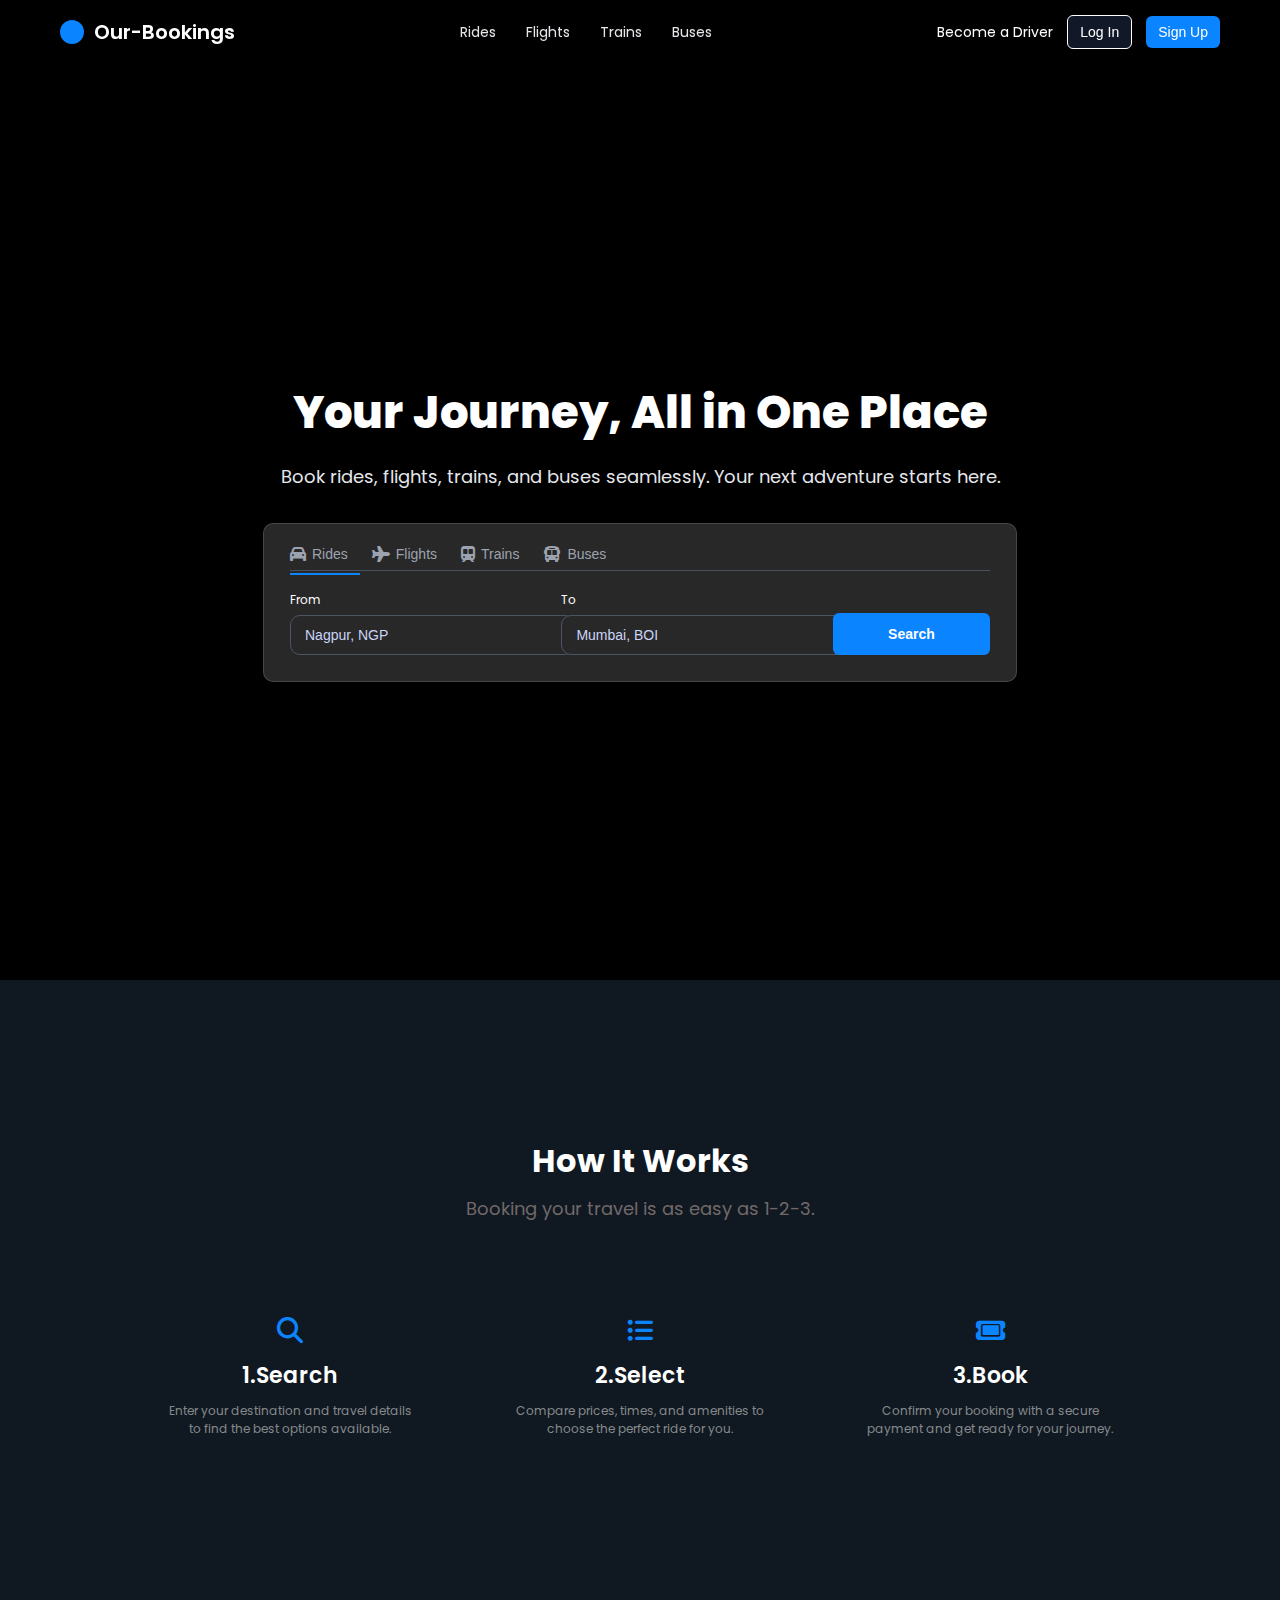
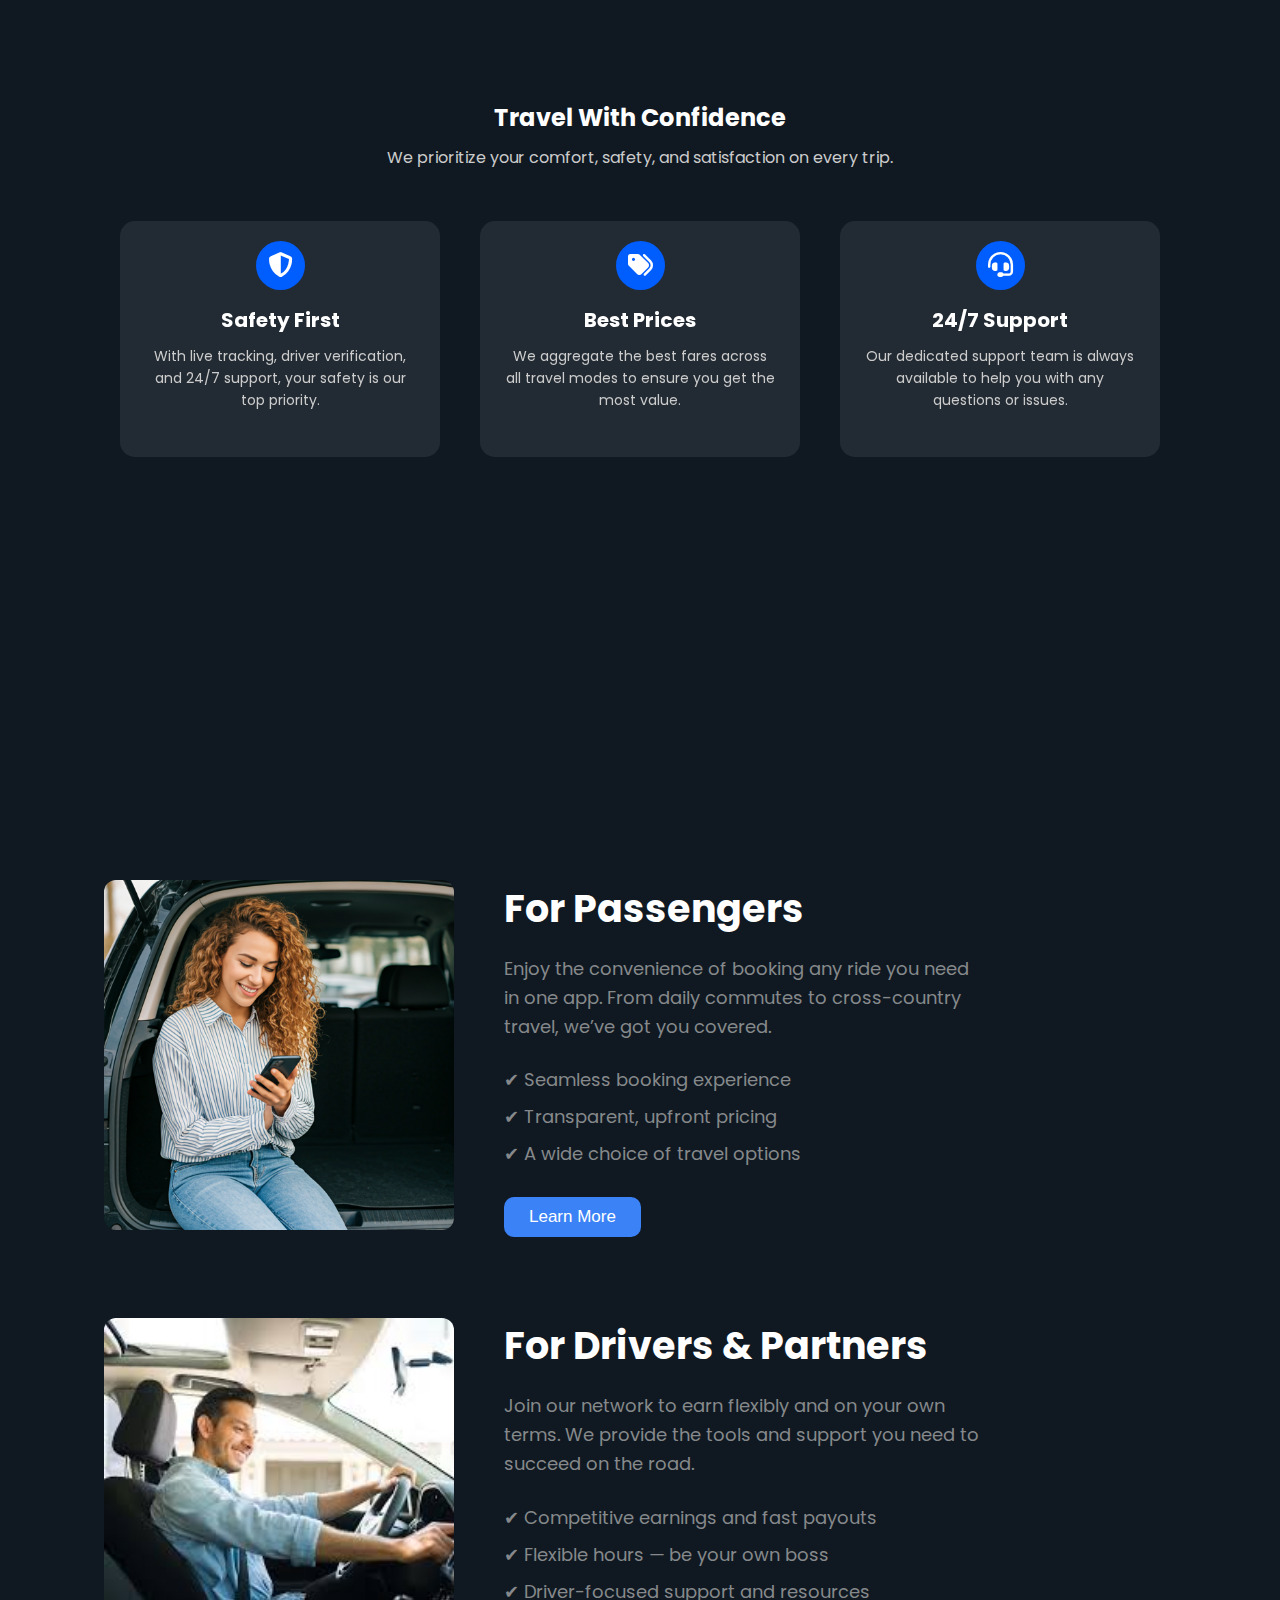
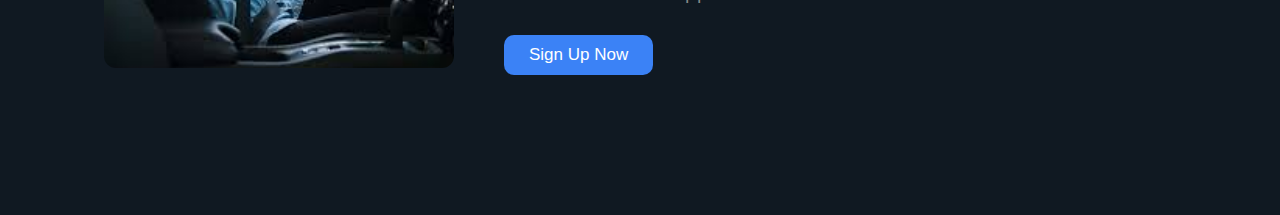
<file: index.html>
<!DOCTYPE html>
<html lang="en">
<head>
    <meta charset="UTF-8">
    <meta name="viewport" content="width=device-width, initial-scale=1.0">
    <title>GoTravel - Homepage</title>

    <link rel="stylesheet" href="index.css">

    <!-- Font + Icons (optional) -->
    <link href="https://fonts.googleapis.com/css2?family=Poppins:wght@300;400;500;600;700&display=swap" rel="stylesheet">
    <link rel="stylesheet" href="https://cdnjs.cloudflare.com/ajax/libs/font-awesome/6.5.1/css/all.min.css">
    <link rel="stylesheet" href="https://cdnjs.cloudflare.com/ajax/libs/font-awesome/6.5.0/css/all.min.css">
</head>
<body>

    <!-- NAVBAR -->
    <header class="navbar">
        <div class="nav-left">
            <div class="logo-icon"></div>
            <span class="logo-text">Our-Bookings</span>
        </div>

        <nav class="nav-center">
            <a href="#">Rides</a>
            <a href="#">Flights</a>
            <a href="#">Trains</a>
            <a href="#">Buses</a>
        </nav>

        <div class="nav-right">
            <a href="#" class="nav-link">Become a Driver</a>
            <button class="btn btn-dark">Log In</button>
            <button class="btn btn-blue">Sign Up</button>
        </div>
    </header>

    <!-- HERO SECTION -->
    <section class="hero">
        <div class="hero-inner">
            <h1>Your Journey, All in One Place</h1>
            <p>Book rides, flights, trains, and buses seamlessly. Your next adventure starts here.</p>

            <!-- BOOKING CARD -->
            <div class="booking-card">
                <!-- Tabs row -->
                <div class="booking-tabs">
                    <button class="tab active">
                        <i class="fa-solid fa-car"></i>
                        <span>Rides</span>
                    </button>
                    <button class="tab active">
                        <i class="fa-solid fa-plane"></i>
                        <span>Flights</span>
                    </button>
                    <button class="tab active">
                        <i class="fa-solid fa-train-subway"></i>
                        <span>Trains</span>
                    </button>
                    <button class="tab active">
                        <i class="fa-solid fa-bus"></i>
                        <span>Buses</span>
                    </button>
                </div>

                <!-- thin grey full line -->
                <div class="tabs-border"></div>
                <!-- sirf active ke neeche blue line -->
                <div class="active-underline"></div>

                <!-- form area -->
                <form class="booking-form">
                    <div class="form-group">
                        <label for="from">From</label>
                        <input id="from" type="text" placeholder="Nagpur, NGP">
                    </div>

                    <div class="form-group">
                        <label for="to">To</label>
                        <input id="to" type="text" placeholder="Mumbai, BOI">
                    </div>

                    <button type="submit" class="btn btn-blue search-btn">
                        Search
                    </button>
                </form>
            </div>
        </div>
    </section>

    <!--Container-1-->
    <div class="Cont1">
     <h1 class="tittle">How It Works</h1>
     <p class="subtitle">Booking your travel is as easy as 1-2-3.</p>
      <div class="steps">
        <div class="step">
          <i class="fa-solid fa-magnifying-glass icon"></i>  
          <h3>1.Search</h3>
          <p>Enter your destination and travel details to find the best options available.</p>
        </div>

        <div class="step">
          <i class="fa-solid fa-list-ul icon"></i>  
          <h3>2.Select</h3>
          <p>Compare prices, times, and amenities to choose the perfect ride for you.</p>
        </div>
        
        <div class="step">
          <i class="fa-solid fa-ticket icon"></i>  
          <h3>3.Book</h3>
          <p>Confirm your booking with a secure payment and get ready for your journey.</p>
        </div>
      </div>
    </div>

    <!--Container2-->
    <section class="cont2">
  <h1 class="title2">Travel With Confidence</h1>
  <p class="subtitle2">We prioritize your comfort, safety, and satisfaction on every trip.</p>

  <div class="confidence-cards">

    <div class="card">
      <i class="fa-solid fa-shield-halved icon2"></i>
      <h3>Safety First</h3>
      <p>With live tracking, driver verification, and 24/7 support, your safety is our top priority.</p>
    </div>

    <div class="card">
      <i class="fa-solid fa-tags icon2"></i>
      <h3>Best Prices</h3>
      <p>We aggregate the best fares across all travel modes to ensure you get the most value.</p>
    </div>

    <div class="card">
      <i class="fa-solid fa-headset icon2"></i>
      <h3>24/7 Support</h3>
      <p>Our dedicated support team is always available to help you with any questions or issues.</p>
    </div>

  </div>
</section>

<!--Container3-->
<section class="cont3">

  <!-- PASSENGERS SECTION -->
  <div class="passengers-row">
    <div class="passenger-img">
      <img src="passenger.jpg" alt="">
    </div>

    <div class="passenger-text">
      <h2>For Passengers</h2>
      <p>Enjoy the convenience of booking any ride you need in one app. From daily commutes to cross-country travel, we’ve got you covered.</p>

      <ul>
        <li>✔ Seamless booking experience</li>
        <li>✔ Transparent, upfront pricing</li>
        <li>✔ A wide choice of travel options</li>
      </ul>

      <button class="btn4">Learn More</button>
    </div>
  </div>

  <!-- DRIVERS SECTION -->
  <div class="drivers-row">
    <div class="drivers-img">
      <img src="download.jpg" alt="">
    </div>

    <div class="drivers-text">
      <h2>For Drivers & Partners</h2>
      <p>Join our network to earn flexibly and on your own terms. We provide the tools and support you need to succeed on the road.</p>

      <ul>
        <li>✔ Competitive earnings and fast payouts</li>
        <li>✔ Flexible hours — be your own boss</li>
        <li>✔ Driver-focused support and resources</li>
      </ul>

      <button class="btn4">Sign Up Now</button>
    </div>
  </div>

</section>
</body>
</html>
</file>
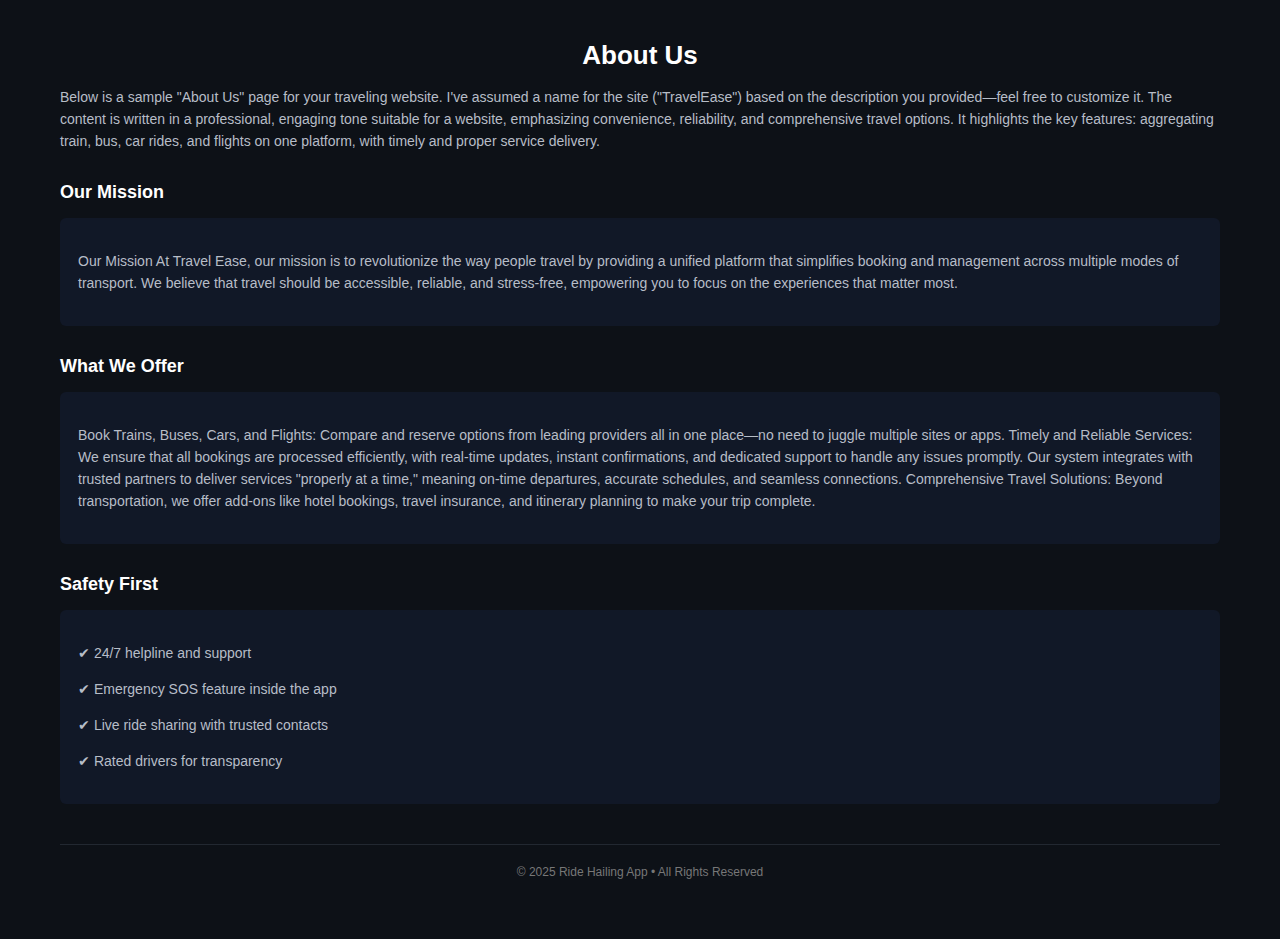
<file: Aboutus.html>
<!DOCTYPE html>
<html lang="en">

<head>
    <meta charset="UTF-8">
    <title>About Us - Travel Ease</title>
    <link rel="stylesheet" href="Mycss.css">
</head>
<body>

        <main>
        <h1>About Us</h1>
        <p>
            Below is a sample "About Us" page for your traveling website. I've assumed a name for the site ("TravelEase") based
            on the description you provided—feel free to customize it. The content is written in a professional, engaging tone
            suitable for a website, emphasizing convenience, reliability, and comprehensive travel options. It highlights the
            key features: aggregating train, bus, car rides, and flights on one platform, with timely and proper service
            delivery.
        
        </p>

        <div class="heading">Our Mission</div>
        <div class="cardA">
            <p>
                Our Mission
                At Travel Ease, our mission is to revolutionize the way people travel by providing a unified platform
                that simplifies booking and management across multiple modes of transport. We believe that travel should
                be accessible, reliable, and stress-free, empowering you to focus on the experiences that matter most.

            </p>
        </div>

        <div class="heading">What We Offer</div>
        <div class="cardA">
            <p>
                Book Trains, Buses, Cars, and Flights: Compare and reserve options from leading providers all in one place—no need to
                juggle multiple sites or apps.
                Timely and Reliable Services: We ensure that all bookings are processed efficiently, with real-time updates, instant
                confirmations, and dedicated support to handle any issues promptly. Our system integrates with trusted partners to
                deliver services "properly at a time," meaning on-time departures, accurate schedules, and seamless connections.
                Comprehensive Travel Solutions: Beyond transportation, we offer add-ons like hotel bookings, travel insurance, and
                itinerary planning to make your trip complete.
            
            </p>
        </div>

        <div class="heading">Safety First</div>
        <div class="cardA">
            <p>✔ 24/7 helpline and support</p>
            <p>✔ Emergency SOS feature inside the app</p>
            <p>✔ Live ride sharing with trusted contacts</p>
            <p>✔ Rated drivers for transparency</p>
        </div>

        <div class="footer">
            © 2025 Ride Hailing App • All Rights Reserved
        </div>
    </main>


</body>

</html>
</file>
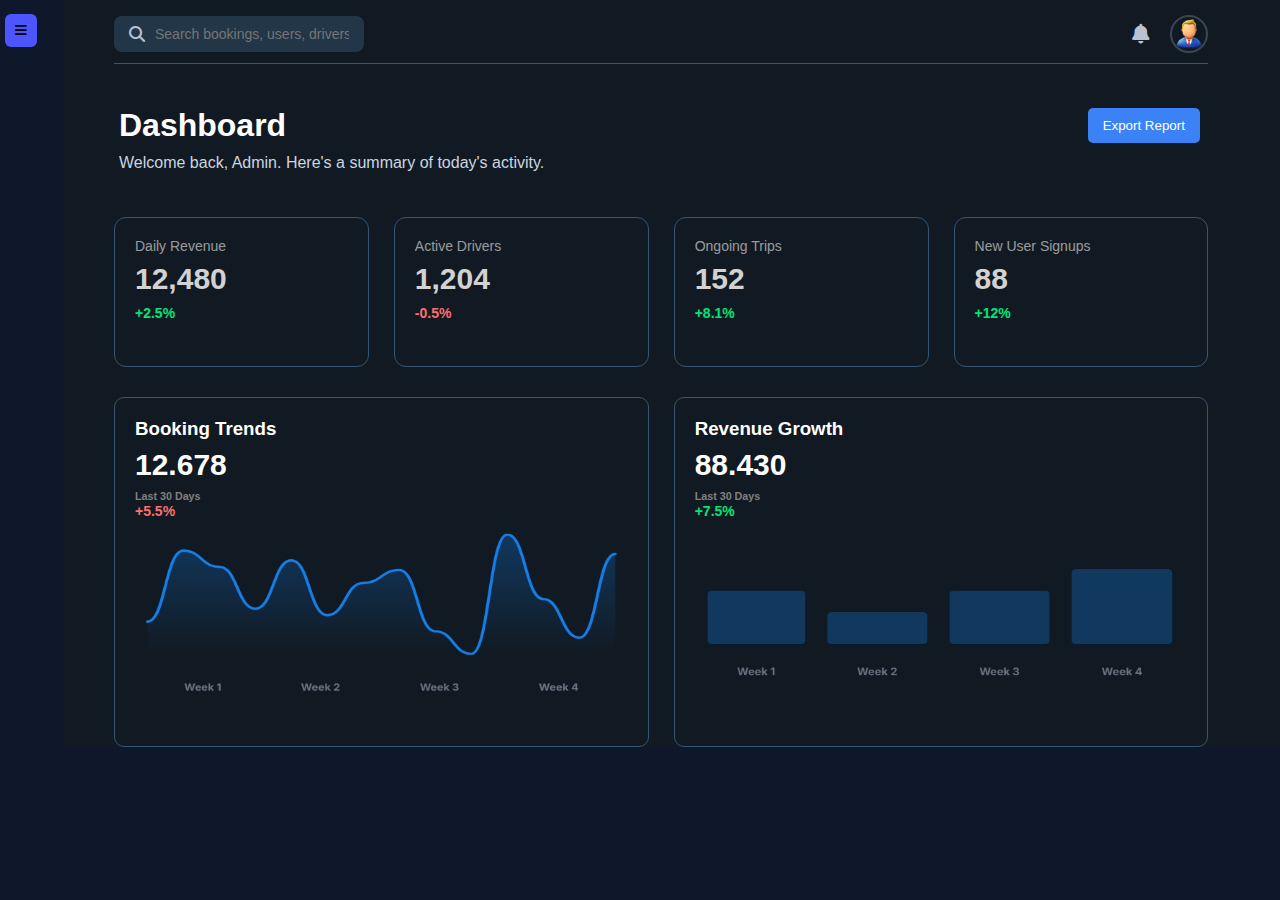
<file: bhavna.html>
<!DOCTYPE html>
<html lang="en">

<head>
    <meta charset="UTF-8">
    <meta name="viewport" content="width=device-width, initial-scale=1.0">
    <title>Admin Dashboard</title>
  <link rel="stylesheet" href="./bhavna.css">

    <link rel="stylesheet" href="https://cdnjs.cloudflare.com/ajax/libs/font-awesome/6.5.0/css/all.min.css"
        integrity="sha512-..." crossorigin="anonymous" referrerpolicy="no-referrer" />


</head>

<body>
    <!-- Menu Button -->
    <button id="menu-btn" class="menu-btn">
        <i class="fa-solid fa-bars"></i>
    </button>

    <div class="sidebar">
        <div class="frist">
            <img src="./img/cras.png" class="img" alt="">
            <h3 class="logo">Platform</h2>
        </div>


        <div class="menu">
            <div class="menu-item active"><i class="fa-solid fa-table-cells-large"></i> Dashboard</div>
            <div class="menu-item"><i class="fa-solid fa-users"></i> Users</div>
            <div class="menu-item"><i class="fa-solid fa-id-card"></i> Drivers</div>
            <div class="menu-item"><i class="fa-solid fa-ticket"></i> Bookings</div>
            <div class="menu-item"><i class="fa-solid fa-bus"></i> Vehicles</div>
            <div class="menu-item"><i class="fa-solid fa-chart-line"></i> Reports</div>
        </div>

        <div class="settings">
            <i class="fa-solid fa-gear"></i> Settings
        </div>


        <div class="bottom-user">
            <img src="./img/icons8-admin-94.png" alt="">
            <div>
                <h4>Admin Name</h4>
                <p>Super Admin</p>
            </div>
        </div>

    </div>


    <!-------- <top-bar>------- -->
    <div class="purn">
        <div class="topbar">
            <!-- Search Bar -->
            <div class="search-box">
                <i class="fa fa-search"></i>
                <input type="text" placeholder="Search bookings, users, drivers">
            </div>

            <!-- Right Icons -->
            <div class="icons">
                <i class="fa fa-bell"></i>
                <img src="./img/icons8-admin-94.png" alt="Admin" class="profile-img">
            </div>

        </div>


        <!-- -----main -------- -->
        <div class="main">
            <div class="top-bar">
                <h1>Dashboard</h1>
                <button class="report-btn">Export Report</button>
            </div>

            <p class="welcome">Welcome back, Admin. Here's a summary of today's activity.</p>

        </div>
        <div class="dashboard">
            <div class="card">
                <p class="title">Daily Revenue</p>
                <h2 id="revenue">12,480</h2>
                <span class="change up"> +2.5%</span>
            </div>

            <div class="card">
                <p class="title">Active Drivers</p>
                <h2 id="drivers">1,204</h2>
                <span class="change down"> -0.5%</span>
            </div>

            <div class="card">
                <p class="title">Ongoing Trips</p>
                <h2 id="trips">152</h2>
                <span class="change up"> +8.1%</span>
            </div>

            <div class="card">
                <p class="title">New User Signups</p>
                <h2 id="signups">88</h2>
                <span class="change up"> +12%</span>
            </div>
        </div>

        <div class="charts">
            <div class="chart-box">
                <h3>Booking Trends</h3>
                <h2>12.678</h2>
                <h6>Last 30 Days</h6>
                <span class="change down"> +5.5%</span>
                <img src="./img/Screenshot_28-11-2025_13745_.jpeg" class="graph" alt="">
            </div>

            <div class="chart-box">
                <h3>Revenue Growth</h3>
                <h2 id="signups">88.430</h2>
                <h6>Last 30 Days</h6>
                <span class="change up"> +7.5%</span>
                <img src="./img/Screenshot_28-11-2025_13810_.jpeg" class="singlegraph" alt="">

            </div>
        </div>

 <script src="./bhavna.js"></script>
</body>

</html>
</file>
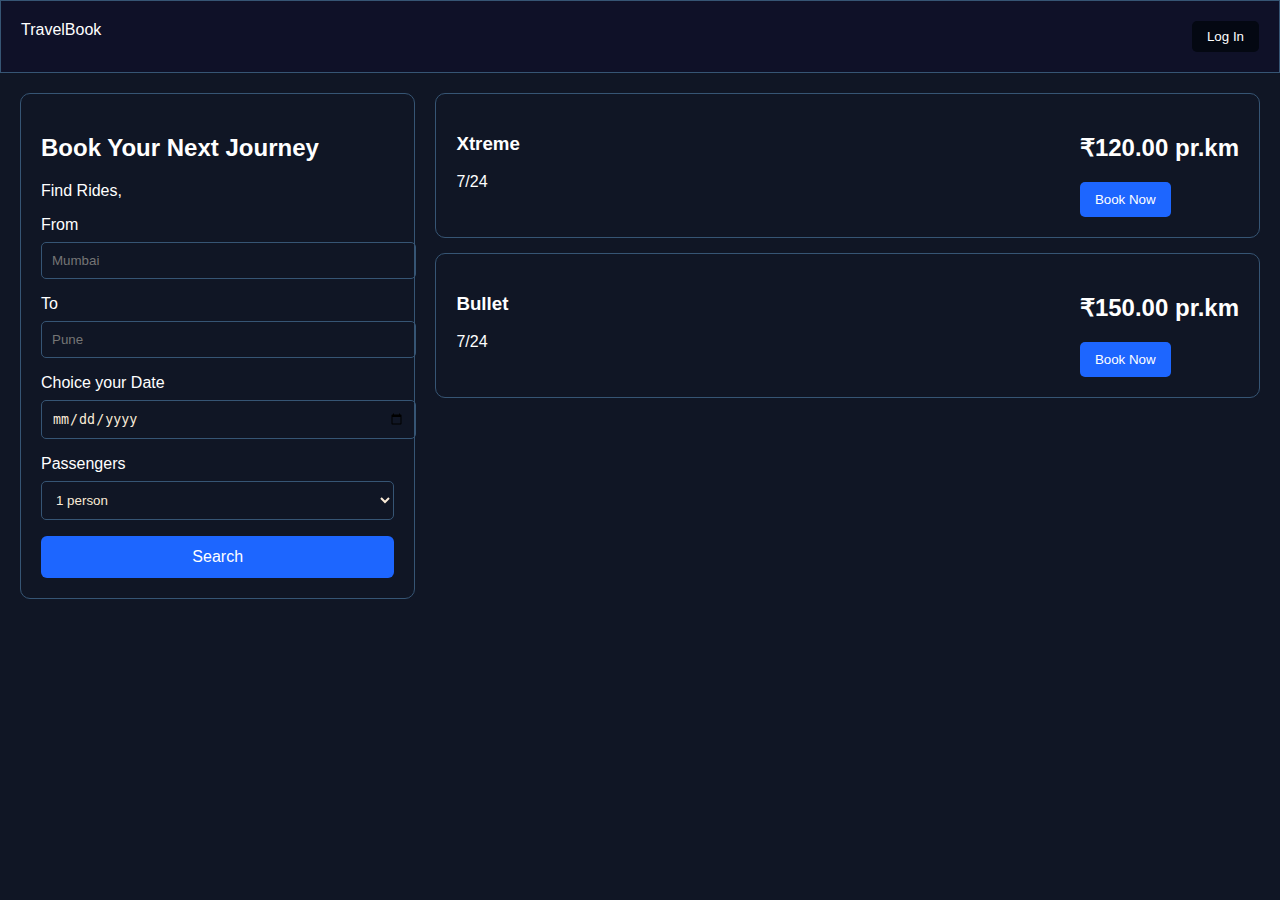
<file: bookingr.html>
<!DOCTYPE html>
<html lang="en">
<head>
    <meta charset="UTF-8">
    <meta name="viewport" content="width=device-width, initial-scale=1.0">
    <title>TravelBook</title>
    <link rel="stylesheet" href="bookingr.css">
   
</head>
<body>

<header class="navbar">
    <div class="logo">TravelBook</div>
    <nav>
       
        <button class="login-btn">Log In</button>
    </nav>
</header>

<div class="container">

    
    <aside class="search-box">
        <h2>Book Your Next Journey</h2>
        <p>Find Rides,</p>

        <label>From</label>
        <input type="text" placeholder="Mumbai">

        <label>To</label>
        <input type="text" placeholder="Pune">

        <label>Choice your Date</label>
        <input type="date">

        

        <label>Passengers</label>
        <select>
            <option>1 person</option>
        </select>

        <button class="search-btn">Search</button>
    </aside>

    
    <section class="results">

        
        <div class="card">
            <div class="left">
                <h3>Xtreme</h3>
                <p>7/24</p>
                
            </div>
            <div class="right">
                <h2>₹120.00 pr.km</h2>
                <button class="book-btn">Book Now</button>
            </div>
        </div>

       
        <div class="card">
            <div class="left">
                <h3>Bullet</h3>
                <p>7/24</p>
            </div>
            <div class="right">
                <h2>₹150.00 pr.km</h2>
                <button class="book-btn">Book Now</button>
            </div>
        </div>

    </section>

</div>

</body>
</html>
</file>
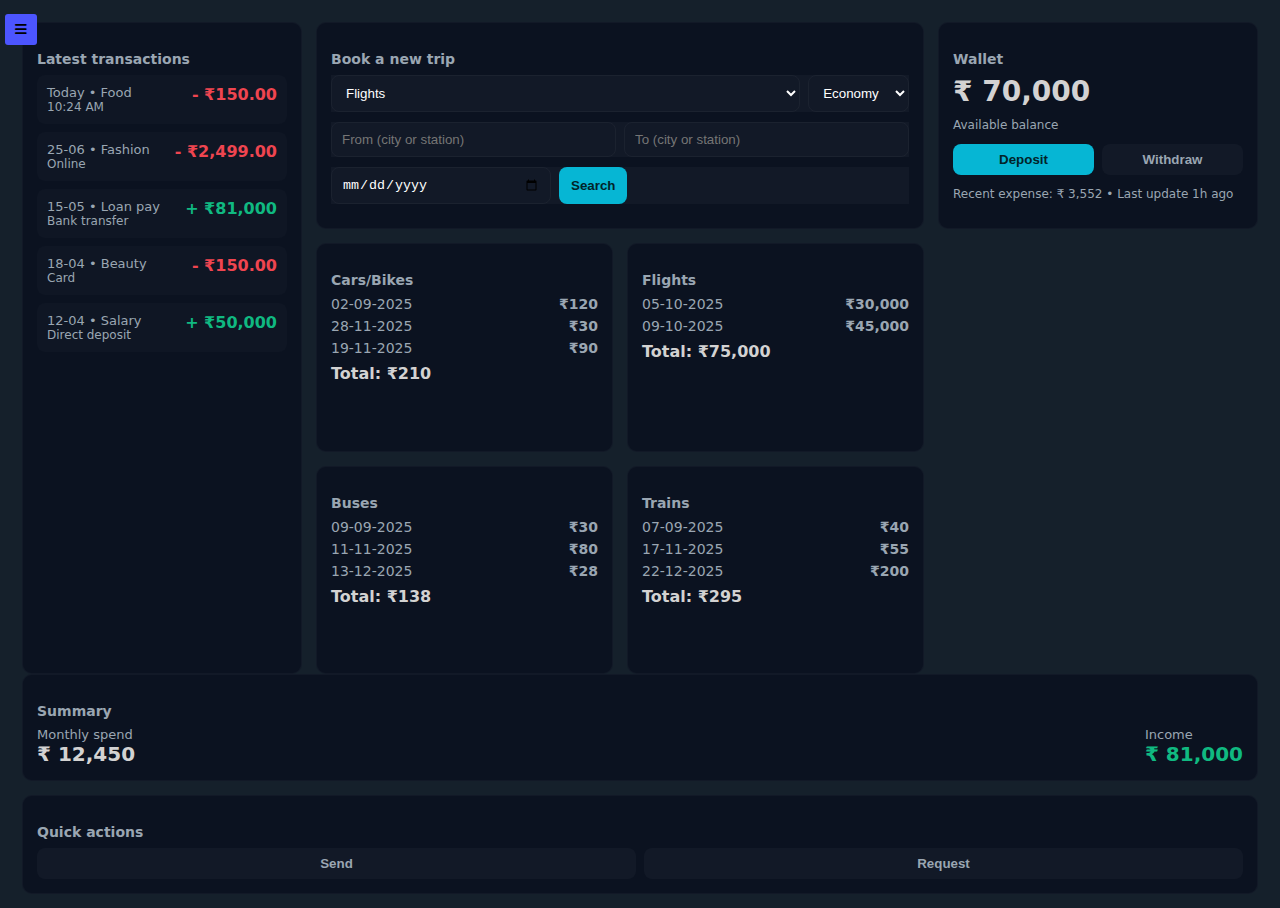
<file: minal2.html>
<!DOCTYPE html>
<html lang="en">
<head>
    <meta charset="UTF-8">
    <meta name="viewport" content="width=device-width, initial-scale=1.0">
    <title>Simple Wallet Dashboard</title>
    <link rel="stylesheet" href="minal2.css">
    <link rel="stylesheet" href="https://cdnjs.cloudflare.com/ajax/libs/font-awesome/6.5.0/css/all.min.css"
        integrity="sha512-..." crossorigin="anonymous" referrerpolicy="no-referrer" />
</head>
<body>
    <button id="menu-btn" class="menu-btn">
        <i class="fa-solid fa-bars"></i>
    </button>
<div class="sidebar">
<div class="frist">
 <img src="./img/cras.png" class="img" alt="">
<h3 class="logo">Platform</h3>
        </div>
<div class="menu">
        <div class="menu-item active"><i class="fa-solid fa-table-cells-large"></i> Dashboard</div>
        <div class="menu-item"><i class="fa-solid fa-users"></i> Users</div>
        <div class="menu-item"><i class="fa-solid fa-id-card"></i> Drivers</div>
        <div class="menu-item"><i class="fa-solid fa-ticket"></i> Bookings</div>
        <div class="menu-item"><i class="fa-solid fa-bus"></i> Vehicles</div>
        <div class="menu-item"><i class="fa-solid fa-chart-line"></i> Reports</div>
    </div>

    <div class="settings">
    <i class="fa-solid fa-gear"></i> Settings
</div>
    <div class="bottom-user">
    <img src="./img/icons8-admin-94.png" alt="">
    <div>
    <h4>Admin Name</h4>
        <p>Super Admin</p>
      </div>
        </div>
    </div>
    <div class="container">
        <div class="panel latest">
            <h3>Latest transactions</h3>
            <div class="tx-list">
                <div class="tx">
                    <div>
                        <div class="cat">Today • Food</div>
                        <div style="font-size:12px;color:var(--muted)">10:24 AM</div>
                    </div>
                    <div class="amt" style="color:var(--danger)">- ₹150.00</div>
                </div>
                <div class="tx">
                    <div>
                        <div class="cat">25-06 • Fashion</div>
                        <div style="font-size:12px;color:var(--muted)">Online</div>
                    </div>
                    <div class="amt" style="color:var(--danger)">- ₹2,499.00</div>
                </div>
                <div class="tx">
                    <div>
                        <div class="cat">15-05 • Loan pay</div>
                        <div style="font-size:12px;color:var(--muted)">Bank transfer</div>
                    </div>
                    <div class="amt" style="color:var(--success)">+ ₹81,000</div>
                </div>
                <div class="tx">
                    <div>
                        <div class="cat">18-04 • Beauty</div>
                        <div style="font-size:12px;color:var(--muted)">Card</div>
                    </div>
                    <div class="amt" style="color:var(--danger)">- ₹150.00</div>
                </div>
                <div class="tx">
                    <div>
                        <div class="cat">12-04 • Salary</div>
                        <div style="font-size:12px;color:var(--muted)">Direct deposit</div>
                    </div>
                    <div class="amt" style="color:var(--success)">+ ₹50,000</div>
                </div>
            </div>
        </div>
        <div class="panel book">
            <h3>Book a new trip</h3>
            <div class="row">
                <select id="tripType">
                    <option>Flights</option>
                    <option>Riders</option>
                    <option>Bus </option>
                    <option>Train </option>
                </select>
                <select id="tripClass" style="width:120px">
                    <option>Economy</option>
                    <option>Business</option>
                </select>
            </div>
            <div class="row">
                <input id="fromInput" placeholder="From (city or station)" />
                <input id="toInput" placeholder="To (city or station)" />
            </div>
            <div class="row">
                <input id="dateInput" type="date" style="max-width:220px"/>
                <button class="search-btn" id="searchBtn">Search</button>
            </div>
        </div>
        <div class="panel wallet">
            <h3>Wallet</h3>
            <div class="amount" id="walletAmount">₹ 70,000</div>
            <div style="font-size:12px;color:var(--muted)">Available balance</div>
            <div class="actions">
                <button class="btn primary" id="depositBtn">Deposit</button>
                <button class="btn" id="withdrawBtn">Withdraw</button>
            </div>
            <div style="font-size:12px;color:var(--muted);margin-top:12px">
                Recent expense: ₹ 3,552 • Last update 1h ago
            </div>
        </div>
        <div class="cards">
            <div class="panel">
                <h3>Cars/Bikes</h3>
                <div class="list">
                    <div class="item"><span>02-09-2025</span><strong>₹120</strong></div>
                    <div class="item"><span>28-11-2025</span><strong>₹30</strong></div>
                    <div class="item"><span>19-11-2025</span><strong>₹90</strong></div>
                </div>
                <div class="total">Total: ₹210</div>
            </div>
            <div class="panel">
                <h3>Flights</h3>
                <div class="list">
                    <div class="item"><span>05-10-2025</span><strong>₹30,000</strong></div>
                    <div class="item"><span>09-10-2025</span><strong>₹45,000</strong></div>
                </div>
                <div class="total">Total: ₹75,000</div>
            </div>
            <div class="panel">
                <h3>Buses</h3>
                <div class="list">
                    <div class="item"><span>09-09-2025</span><strong>₹30</strong></div>
                    <div class="item"><span>11-11-2025</span><strong>₹80</strong></div>
                    <div class="item"><span>13-12-2025</span><strong>₹28</strong></div>
                </div>
                <div class="total">Total: ₹138</div>
            </div>
            <div class="panel">
                <h3>Trains</h3>
                    <div class="list">
                    <div class="item"><span>07-09-2025</span><strong>₹40</strong></div>
                    <div class="item"><span>17-11-2025</span><strong>₹55</strong></div>
                    <div class="item"><span>22-12-2025</span><strong>₹200</strong></div>
                </div>
                 <div class="total">Total: ₹295</div>
                </div>
            </div>
        </div>

        <div class="right-top">
            <div class="panel">
                <h3>Summary</h3>
                <div style="display:flex;justify-content:space-between">
                    <div>
                        <div style="font-size:13px;color:var(--muted)">Monthly spend</div>
                        <div style="font-weight:800;font-size:20px">₹ 12,450</div>
                    </div>
                    <div>
                        <div style="font-size:13px;color:var(--muted)">Income</div>
                        <div style="font-weight:800;font-size:20px;color:var(--success)">₹ 81,000</div>
                    </div>
                </div>
            </div>
            <div class="panel">
                <h3>Quick actions</h3>
                <div style="display:flex;gap:8px">
                    <button class="btn" id="sendBtn" style="flex:1">Send</button>
                    <button class="btn" id="requestBtn" style="flex:1">Request</button>
                </div>
            </div>
        </div>
    </div>
    <script src="./minal.js"></script>
    <script src="./minal.js"></script>
</body>
</html>
</file>
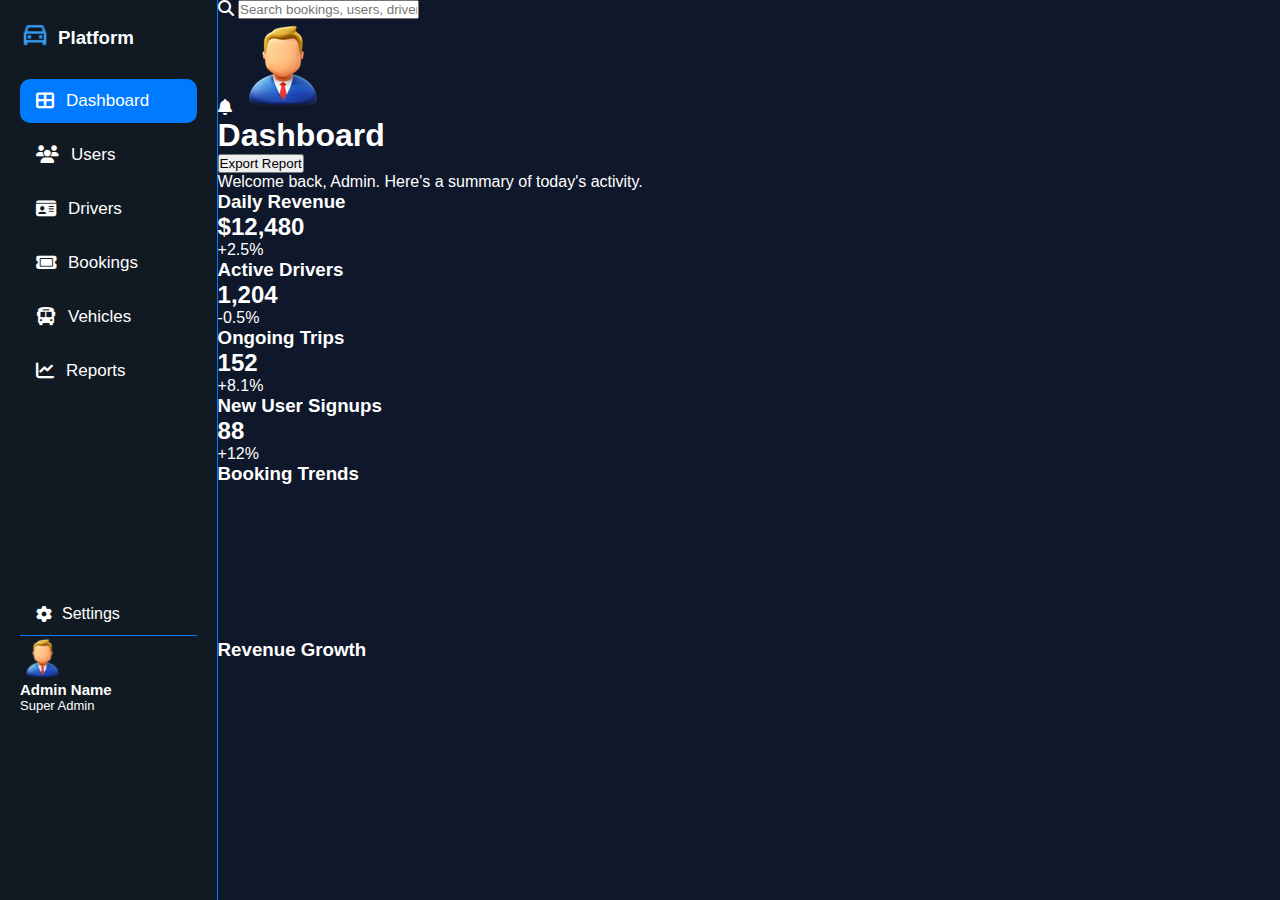
<file: page4.html>
<!DOCTYPE html>
<html lang="en">
<head>
    <meta charset="UTF-8">
    <meta name="viewport" content="width=device-width, initial-scale=1.0">
    <title>Admin Dashboard</title>
    <link rel="stylesheet" href="./page4.css">
   
    <link rel="stylesheet" 
          href="https://cdnjs.cloudflare.com/ajax/libs/font-awesome/6.5.0/css/all.min.css" 
          integrity="sha512-..." 
          crossorigin="anonymous" referrerpolicy="no-referrer" />


</head>
<body>

<div class="sidebar">
    <div class="frist">
    <img src="./img/cras.png" class="img" alt="">
    <h3 class="logo">Platform</h2>
    </div>
    

    <div class="menu">
        <div class="menu-item active"><i class="fa-solid fa-table-cells-large"></i> Dashboard</div>
        <div class="menu-item"><i class="fa-solid fa-users"></i> Users</div>
        <div class="menu-item"><i class="fa-solid fa-id-card"></i> Drivers</div>
        <div class="menu-item"><i class="fa-solid fa-ticket"></i> Bookings</div>
        <div class="menu-item"><i class="fa-solid fa-bus"></i> Vehicles</div>
        <div class="menu-item"><i class="fa-solid fa-chart-line"></i> Reports</div>
    </div>

    <div class="settings">
        <i class="fa-solid fa-gear"></i> Settings
    </div>


    <div class="bottom-user">
        <img src="./img/icons8-admin-94.png" alt="">
        <div>
            <h4>Admin Name</h4>
            <p>Super Admin</p>
        </div>
    </div>

</div>


<!-------- <top-bar>------- -->
    <div class="purn">
    <div class="topbar">
    <!-- Search Bar -->
    <div class="search-box">
        <i class="fa fa-search"></i>
        <input type="text" placeholder="Search bookings, users, drivers">
    </div>

    <!-- Right Icons -->
    <div class="icons">
        <i class="fa fa-bell"></i>
        <img src="./img/icons8-admin-94.png" alt="Admin" class="profile-img">
    </div>

</div>


<!-- -----main -------- -->
 <div class="main">
    <div class="top-bar">
        <h1>Dashboard</h1>
        <button class="report-btn">Export Report</button>
    </div>

    <p class="welcome">Welcome back, Admin. Here's a summary of today's activity.</p>

    <div class="cards">
        <div class="card">
            <h3>Daily Revenue</h3>
            <h2>$12,480</h2>
            <span class="green">+2.5%</span>
        </div>

        <div class="card">
            <h3>Active Drivers</h3>
            <h2>1,204</h2>
            <span class="red">-0.5%</span>
        </div>
     <div class="card">
            <h3>Ongoing Trips</h3>
            <h2>152</h2>
            <span class="green">+8.1%</span>
        </div>

        <div class="card">
            <h3>New User Signups</h3>
            <h2>88</h2>
            <span class="green">+12%</span>
        </div>
    </div>

    <div class="charts">
        <div class="chart-box">
            <h3>Booking Trends</h3>
            <canvas id="lineChart"></canvas>
        </div>

        <div class="chart-box">
            <h3>Revenue Growth</h3>
            <canvas id="barChart"></canvas>
        </div>
    </div>
</div>
</div>
<!-- <script src="https://cdn.jsdelivr.net/npm/chart.js"></script> -->
<!-- <script src="script.js"></script> -->


 
</body>
</html>
</file>
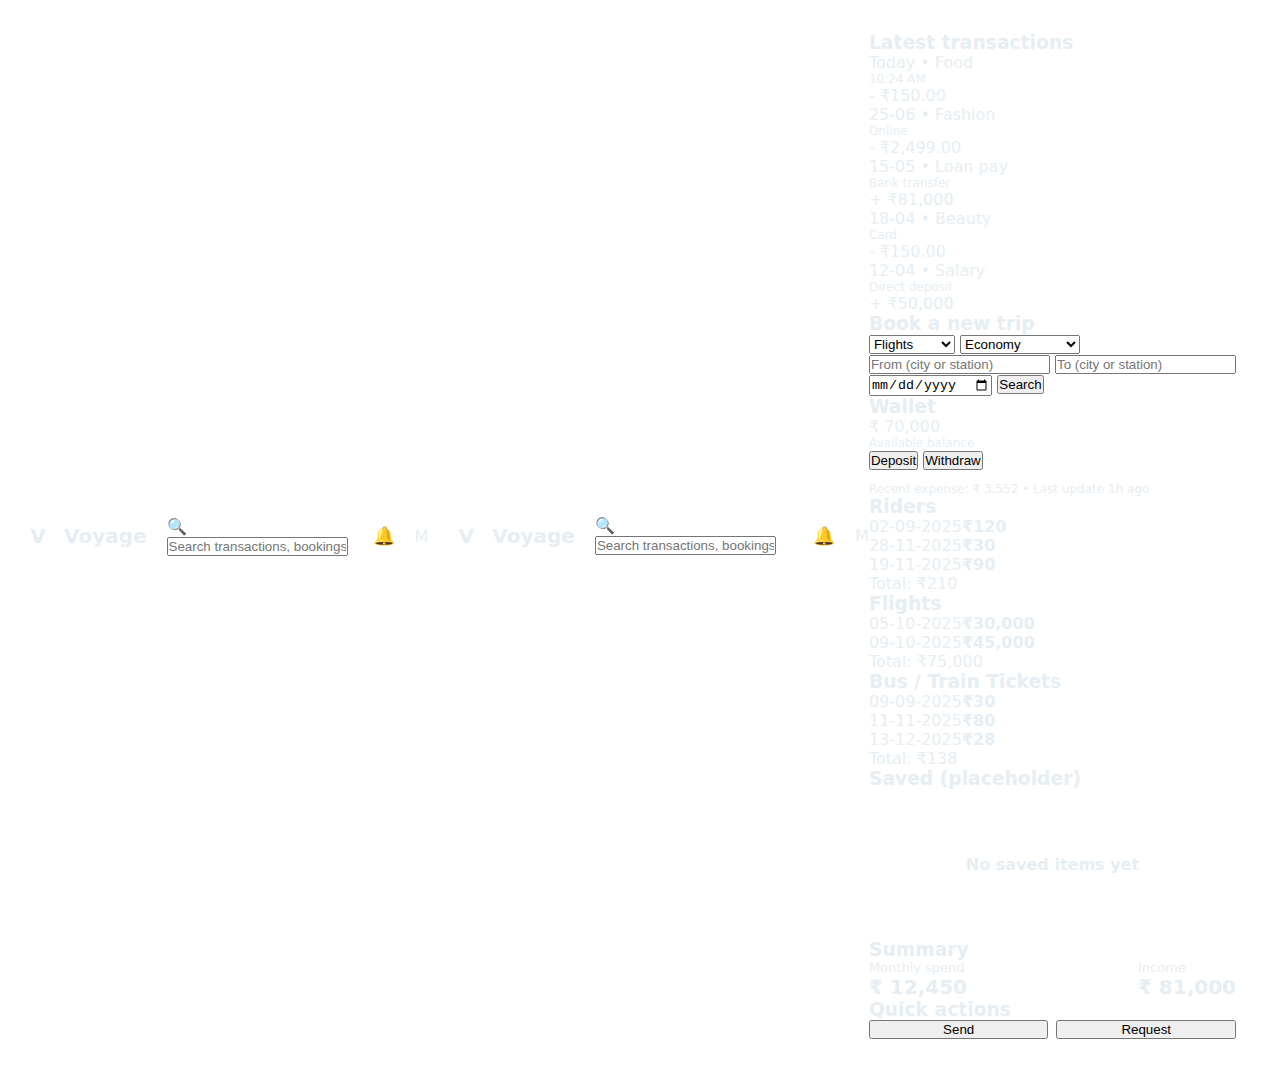
<file: wallet.html>
<!DOCTYPE html>
<html lang="en">
<head>
    <meta charset="UTF-8">
    <meta name="viewport" content="width=device-width, initial-scale=1.0">
    <title>Wallet Dashboard</title>
    <link rel="stylesheet" href="wallet.css">
    </head>
<body>
<nav class="navbar">
      <div class="logo">
            <div class="logo-icon">V</div>
            <span>Voyage</span>
        </div>
 <div class="nav-search">
            <span class="search-icon">🔍</span>
            <input type="text" placeholder="Search transactions, bookings...">
 </div>
        
<div class="nav-actions">
            <button class="notification-btn" id="notificationBtn">
                🔔
           <span class="notification-badge"></span>
      </button>
            <div class="user-avatar">M</div>
        </div>
        </head>
<body>
    <nav class="navbar">
        <div class="logo">
            <div class="logo-icon">V</div>
            <span>Voyage</span>
        </div>
<div class="nav-search">
            <span class="search-icon">🔍</span>
            <input type="text" placeholder="Search transactions, bookings...">
</div>
 <div class="nav-actions">
   <button class="notification-btn" id="notificationBtn">
                🔔
   <span class="notification-badge"></span>
    </button>
      <div class="user-avatar">M</div>
 </div>
 <div class="container">
  <div class="panel latest">
            <h3>Latest transactions</h3>
            <div class="tx-list">
            <div class="tx">
  <div>
    <div class="cat">Today • Food</div>
           <div style="font-size:12px;color:var(--muted)">10:24 AM</div>
   </div>
    <div class="amt" style="color:var(--danger)">- ₹150.00</div>
   </div>
    <div class="tx">
     <div>
     <div class="cat">25-06 • Fashion</div>
     <div style="font-size:12px;color:var(--muted)">Online</div>
    </div>
 <div class="amt" style="color:var(--danger)">- ₹2,499.00</div>
    </div>
  <div class="tx">
  <div>
    <div class="cat">15-05 • Loan pay</div>
   <div style="font-size:12px;color:var(--muted)">Bank transfer</div>
  </div>
 <div class="amt" style="color:var(--success)">+ ₹81,000</div>
   </div>
   <div class="tx">
 <div>
     <div class="cat">18-04 • Beauty</div>
     <div style="font-size:12px;color:var(--muted)">Card</div>
   </div>
     <div class="amt" style="color:var(--danger)">- ₹150.00</div>
 </div>
       <div class="tx">
 <div>
      <div class="cat">12-04 • Salary</div>
      <div style="font-size:12px;color:var(--muted)">Direct deposit</div>
 </div>
       <div class="amt" style="color:var(--success)">+ ₹50,000</div>
 </div>
            </div>
   </div>
 <div class="panel book">
   <h3>Book a new trip</h3>
            <div class="row">
                <select id="tripType">
                    <option>Flights</option>
                    <option>Riders</option>
                    <option>Bus / Train</option>
                </select>
                <select id="tripClass" style="width:120px">
                    <option>Economy</option>
                    <option>Business</option>
                </select>
            </div>
            <div class="row">
                <input id="fromInput" placeholder="From (city or station)" />
                <input id="toInput" placeholder="To (city or station)" />
            </div>
            <div class="row">
                <input id="dateInput" type="date" style="max-width:220px"/>
                <button class="search-btn" id="searchBtn">Search</button>
            </div>
        </div>
 <div class="panel wallet">
            <h3>Wallet</h3>
       <div class="amount" id="walletAmount">₹ 70,000</div>
      <div style="font-size:12px;color:var(--muted)">Available balance</div>
     <div class="actions">
                <button class="btn primary" id="depositBtn">Deposit</button>
                <button class="btn" id="withdrawBtn">Withdraw</button>
   </div>
            <div style="font-size:12px;color:var(--muted);margin-top:12px">
                Recent expense: ₹ 3,552 • Last update 1h ago
            </div>
        </div>
        <div class="cards">
            <div class="panel">
                <h3>Riders</h3>
                <div class="list">
                    <div class="item"><span>02-09-2025</span><strong>₹120</strong></div>
                    <div class="item"><span>28-11-2025</span><strong>₹30</strong></div>
                    <div class="item"><span>19-11-2025</span><strong>₹90</strong></div>
                </div>
                <div class="total">Total: ₹210</div>
            </div>
            <div class="panel">
                <h3>Flights</h3>
                <div class="list">
                    <div class="item"><span>05-10-2025</span><strong>₹30,000</strong></div>
                    <div class="item"><span>09-10-2025</span><strong>₹45,000</strong></div>
                </div>
                <div class="total">Total: ₹75,000</div>
            </div>
            <div class="panel">
                <h3>Bus / Train Tickets</h3>
                <div class="list">
                    <div class="item"><span>09-09-2025</span><strong>₹30</strong></div>
                    <div class="item"><span>11-11-2025</span><strong>₹80</strong></div>
                    <div class="item"><span>13-12-2025</span><strong>₹28</strong></div>
                </div>
                <div class="total">Total: ₹138</div>
            </div>
            <div class="panel">
                <h3>Saved (placeholder)</h3>
                <div style="height:150px;display:flex;align-items:center;justify-content:center;color:var(--muted);font-weight:700">
                    No saved items yet
                </div>
            </div>
        </div>
        <div class="right-top">
            <div class="panel">
                <h3>Summary</h3>
                <div style="display:flex;justify-content:space-between">
                    <div>
                        <div style="font-size:13px;color:var(--muted)">Monthly spend</div>
                        <div style="font-weight:800;font-size:20px">₹ 12,450</div>
                    </div>
                    <div>
                        <div style="font-size:13px;color:var(--muted)">Income</div>
                        <div style="font-weight:800;font-size:20px;color:var(--success)">₹ 81,000</div>
                    </div>
                </div>
            </div>
            <div class="panel">
                <h3>Quick actions</h3>
                <div style="display:flex;gap:8px">
                    <button class="btn" id="sendBtn" style="flex:1">Send</button>
                    <button class="btn" id="requestBtn" style="flex:1">Request</button>
                </div>
            </div>
        </div>
    </div>
    </body>
</html>
</file>
<file: index.css>
* {
    margin: 0;
    padding: 0;
}

body {
    font-family: "Poppins", system-ui, sans-serif;
    background-color: #000;
    color: #fff;
}

/* NAVBAR */
.navbar {
    position: fixed;
    top: 0;
    left: 0;
    right: 0;
    height: 64px;
    padding: 0 60px;
    display: flex;
    align-items: center;
    justify-content: space-between;
    z-index: 10;
    background: linear-gradient(to bottom, rgba(0,0,0,0.95), rgba(0,0,0,0.7));
}

/* logo part */
.nav-left {
    display: flex;
    align-items: center;
    gap: 10px;
}

.logo-icon {
    width: 24px;
    height: 24px;
    border-radius: 999px;
    background: #0b84ff;
}

.logo-text {
    font-size: 20px;
    font-weight: 600;
}

/* center links */
.nav-center {
    display: flex;
    gap: 30px;
}

.nav-center a {
    text-decoration: none;
    color: #e5e7eb;
    font-size: 14px;
    transition: 0.3s ease;
}

.nav-center a:hover {
    color:  #0b84ff;
    transform: scale(1.1);

}

/* right side buttons */
.nav-right {
    display: flex;
    align-items: center;
    gap: 14px;
}

.nav-link {
    text-decoration: none;
    font-size: 14px;
    color: #ffffff;
    transition: 0.3s ease;
}
.nav-link:hover{
    color:  #0b84ff;
    transform: scale(1.1);
}

.btn {
    border: none;
    cursor: pointer;
    padding: 8px 12px;
    border-radius: 6px;
    font-size: 14px;
    font-weight: 500;
    transition: 0.3s ease;
}
.btn:hover{
    transform: scale(1.1);
}

.btn-dark {
    background: #111827;
    color: #ffffff;
    border: 1px solid white;
}

.btn-blue {
    background: #0b84ff;
    color: #ffffff;
}

/* HERO SECTION */
 .hero {
    min-height: 100vh;
    padding-top: 80px;   /* navbar space */
    display: flex;
    align-items: center;
    justify-content: center;
    text-align: center;
    background-image: url("https://images.pexels.com/photos/417074/pexels-photo-417074.jpeg");
    background-size: cover;
    background-position: center;
}

.hero-inner {
    max-width: 900px;
    width: 100%;
    padding: 0 20px;
}

.hero-inner h1 {
    font-size: 45px;
    font-weight: 800;
    margin-bottom: 16px;
}

.hero-inner p {
    font-size: 1,125rem;
    font-weight: 400;
    line-height: 1.75rem;
    color: #e5e7eb;
    margin-bottom: 32px;
}

/* BOOKING CARD */
 .booking-card {
    max-width: 700px;
    margin: 0 auto;
    margin-top: 24px;
    padding: 22px 26px 26px;
    border-radius: 10px;

    background: linear-gradient(
        to bottom,
        rgba(41, 41, 42, 0.98),
        rgba(41, 41, 42, 0.98)
    );
    border: 1px solid rgba(148, 163, 184, 0.25);
    box-shadow: 0 24px 60px rgba(0,0,0,0.7);

    text-align: left;
}

/* tabs */
.booking-tabs {
    display: flex;
    gap: 24px;
    margin-bottom: 8px;
}

.tab {
    background: transparent;
    border: none;
    display: flex;
    align-items: center;
    gap: 6px;
    font-size: 14px;
    color: #9ca3af;
    cursor: pointer;
}


.tab i {
    font-size: 16px;
}

.tab.active {
    color: #9ca3af;
    transition: 0.3s ease;
}
.tab.active:hover{
    color: #fff;
    transform: scale(1.1);
}

/* grey line full width */
.tabs-border {
    width: 100%;
    height: 1px;
    background: rgba(75, 85, 99, 0.9);
    margin-bottom: 2px;
}

/* blue underline sirf active tab ke niche approx same width */
.active-underline {
    width: 70px;
    height: 2px;
    background: #0b84ff;
    margin-bottom: 16px;
}

/* FORM LAYOUT */
.booking-form {
    display: grid;
    grid-template-columns: 1.3fr 1.3fr 0.8fr;
    gap: 16px;
    align-items: end;
}

.form-group label {
    display: block;
    font-size: 12px;
    color: #fff;
    margin-bottom: 6px;
}

.form-group input {
    width: 100%;
    padding: 11px 14px;
    border-radius: 10px;
    border: 1px solid #4b5563;
    background: rgba(41, 41, 42, 0.98);
    color: #ffffff;
    font-size: 14px;
    outline: none;
}

.form-group input::placeholder {
    color: #cbd5f5;
}

/* Search button in form */
.search-btn {
    width: 100%;
    height: 42px;
    font-weight: 600;
    transition: 0.3s ease;
}
.search-btn:hover{
    transform: scale(1.1);
}

/* RESPONSIVE */
@media (max-width: 900px) {
    .navbar {
        padding: 0 16px;
    }

    .nav-center {
        display: none;  /* mobile me hide */
    }

    .hero-inner h1 {
        font-size: 34px;
        color: #fff;
    }

    .booking-card {
        padding: 18px 18px 20px;
    }

    .booking-form {
        grid-template-columns: 1fr;
    }
} 

/* Section 1 */

.Cont1{
    height: 80vh;
    width: 100%;
    display: flex;
    flex-direction: column;
    background-color: #101922;
    align-items: center;
    justify-content: center;
    text-align: center;
}

.title{
   font-size: 3rem;
   font-weight: 700;
}

.subtitle{
    font-size: 18px;
    margin-top: 10px;
    color: rgb(114, 104, 104);
    margin-bottom: 4rem;
}

.steps {
  display: flex;
  justify-content: center;
  align-items: flex-start;
  gap: 100px;       
  margin-top: 30px;
  margin-bottom: 5rem;
}

.step {
  width: 250px;    /* box width */
  text-align: center;
}

.step h3 {
  font-size: 22px;
  margin-bottom: 10px;
  font-weight: 600;
}

.step p {
  font-size: 12px;
  line-height: 1.5;
}

.icon {
    font-size: 26px;
    color: #0b84ff;
    margin-bottom: 15px;
}

/* Section 2 */

.cont2 {
  height: 80vh;
  width: 100%;
  text-align: center;
  background-color: #101922;
  
}

.title2 {
  font-size: 1.5rem;
  font-weight: 700;
  margin-bottom: 10px;
  
}

.subtitle2 {
  font-size: 1rem;
  color: #ccc;
  margin-bottom: 50px;
}

.confidence-cards {
  display: flex;
  justify-content: center;
  gap: 40px;
}

.card {
  background: rgba(255, 255, 255, 0.08); /* Glass effect */
  padding: 20px 25px;
  border-radius: 15px;
  width: 270px;
  text-align: center;
  backdrop-filter: blur(10px);
  transition: 0.3s ease;
}

.card:hover{
    transform: scale(1.1);
}

.card h3 {
  font-size: 20px;
  margin-top: 15px;
}

.card p {
  font-size: 14px;
  margin-top: 10px;
  line-height: 1.6;
  color: #ccc;
}

.icon2 {
  font-size: 25px;
  background-color: #005eff;
  color: white;
  padding: 12px;
  border-radius: 50%;
}

/* Section 3 */

.cont3 {
  background-color: #101922;
  padding: 60px 40px;
  color: white;
}

/* Shared row styles */
.passengers-row,
.drivers-row {
  display: flex;
  align-items: center;
  justify-content: center;
  gap: 50px;
  margin-bottom: 80px;
  margin-right: 12rem;
}

.passenger-img img,
.drivers-img img {
  width: 350px;
  height: 350px;
  border-radius: 12px;
}

.passenger-text,
.drivers-text {
  max-width: 480px;
}

h2 {
  font-size: 38px;
  font-weight: 700;
  margin-bottom: 18px;
}

p {
  font-size: 18px;
  line-height: 1.6;
  color: #86898b;
  margin-bottom: 25px;
}

ul {
  list-style: none;
  padding: 0;
  margin-bottom: 30px;
}

ul li {
  font-size: 18px;
  margin: 10px 0;
  color: #86898b;
}

.btn4 {
  padding: 10px 25px;
  border: none;
  background-color: #3b82f6;
  color: white;
  border-radius: 10px;
  font-size: 17px;
  cursor: pointer;
  transition: 0.3s ease;
}

.btn4:hover{
    color: rgb(180, 187, 190);
    transform: scale(1.1);
}
</file>
<file: Mycss.css>
body {
            margin: 0;
            font-family: Arial, Helvetica, sans-serif;
            background-color: #0d1117;
            color: #ffffff;
        }

        
        main {
            padding: 30px 40px;
        }

        h1 {
            margin: 0 0 20px 0;
            font-size: 24px;
        }

        .content {
            display: flex;
            gap: 20px;
        }

       
        .map-box {
            flex: 2;
            background-color: #d3d3d3;
            display: flex;
            align-items: center;
            justify-content: center;
            height: 320px;
            color: #555555;
            font-size: 24px;
        }


        .right-side {
            flex: 1.7;
            display: flex;
            flex-direction: column;
            gap: 15px;
        }

        .card {
            background-color: #111827;
            border-radius: 6px;
            padding: 16px 18px;
            font-size: 13px;
        }

        .card-title {
            font-size: 14px;
            font-weight: bold;
            margin-bottom: 10px;
        }

        .ride-type {
            font-size: 12px;
            margin-bottom: 6px;
        }

        .ride-heading {
            font-weight: bold;
            margin-bottom: 4px;
        }

        .small-text {
            font-size: 11px;
            color: #9ca3af;
        }

        .row {
            display: flex;
            justify-content: space-between;
            margin-top: 8px;
            margin-top: 12px;
        }

        .label {
            font-size: 11px;
            color: #9ca3af;
        }

        .value {
            font-size: 12px;
        }

        .driver-row {
            display: flex;
            align-items: center;
            gap: 10px;
            margin-top: 10px;
        }

        .driver-photo {
            width: 42px;
            height: 42px;
            border-radius: 50%;
            background-color: #374151;
        }

        .fare-row {
            display: flex;
            justify-content: space-between;
            margin-top: 6px;
            font-size: 12px;
        }

        .total-row {
            border-top: 1px solid #1f2933;
            margin-top: 10px;
            padding-top: 10px;
            font-weight: bold;
        }

    
        .payment-opt {
            border: 1px solid #1f2933;
            border-radius: 6px;
            padding: 10px;
            margin-top: 8px;
            display: flex;
            align-items: center;
            gap: 8px;
            font-size: 12px;
        }

        .payment-opt input {
            margin: 0;
        }

        .payment-name {
            font-weight: 600;
        }

        .add-method {
            margin-top: 10px;
            font-size: 11px;
            color: #3b82f6;
            cursor: pointer;
        }


        .buttons {
            margin-top: 25px;
            display: flex;
            gap: 10px;
        }

        .but-fir {
            flex: 1;
            padding: 12px;
            border-radius: 4px;
            border: none;
            background-color: #2563eb;
            color: #ffffff;
            font-size: 14px;
            cursor: pointer;
        }

        .but-sec {
            padding: 12px 20px;
            border-radius: 4px;
            border: none;
            background-color: #111827;
            color: #9ca3af;
            font-size: 14px;
            cursor: pointer;
        }

        .but-fir:hover {
            opacity: 0.9;
        }

        .but-sec:hover {
            background-color: #1f2933;
        }


        .logo {
            font-size: 18px;
            font-weight: bold;
        }

        nav a {
            margin-right: 20px;
            text-decoration: none;
            color: #c9d1d9;
            font-size: 14px;
        }


        main {
            padding: 40px 60px;
        }

        h1 {
            text-align: center;
            margin-bottom: 15px;
            font-size: 26px;
        }

        p {
            line-height: 22px;
            font-size: 14px;
            color: #b7bdc7;
        }

        .heading {
            margin-top: 30px;
            font-size: 18px;
            font-weight: bold;
        }

        .cardA {
            background-color: #111827;
            border-radius: 6px;
            padding: 18px;
            margin-top: 15px;
        }

        .footer {
            text-align: center;
            margin-top: 40px;
            padding: 20px 0;
            border-top: 1px solid #222831;
            color: #777;
            font-size: 12px;
        }
</file>
<file: bhavna.css>
* {
    margin: 0;
    padding: 0;
    box-sizing: border-box;
    font-family: Arial, sans-serif;
}

body {
    display: flex;
    background: #0f172a;
    color: #fff;

}
/* ------------------Sidebar--------- */
.sidebar {
    width: 17%;
    background: #111a22;
    height: 100vh;
    padding: 20px;
    border-right: 1px solid #365574;
}

.frist {
    display: flex;
}

.img {
    height: 30px;
    width: 30px;
}

.logo {

    margin-top: 7px;
    margin-bottom: 30px;
    margin-left: 8px;
    text-align: center;

}

.menu {
    flex-grow: 1;
    display: flex;
    flex-direction: column;
}

.menu-item {
    display: flex;
    align-items: center;
    gap: 12px;
    padding: 12px 16px;
    font-size: 17px;
    margin-bottom: 10px;
    border-radius: 10px;
    cursor: pointer;
    transition: 0.3s;
}

.menu-item i {
    font-size: 18px;
}

.menu-item:hover {
    background: rgba(0, 153, 255, 0.3);
    color: blue;
}

.menu-item.active {
    background: #007bff;
}

.settings {
    padding: 12px 16px;
    display: flex;
    align-items: center;
    gap: 10px;
    cursor: pointer;
    margin-top: 200px;
    border-bottom: 1px solid #365574;

}

bottom-user {
    display: flex;
    align-items: center;
    gap: 12px;
    padding: 12px;
    border-top: 1px solid #365574;
}

.bottom-user img {
    display: flex;
    width: 45px;
    height: 45px;
    border-radius: 50%;
}

.bottom-user h4 {
    margin: 0;
    font-size: 15px;
}

.bottom-user p {
    margin: 0;
    font-size: 13px;
    opacity: 0.7s;
}

/* -----top bar---- */
.purn {
    width: 100%;
    height: 100%;
    background-color: #111a22;
    margin-left: 5%;
}

.topbar {
    display: flex;
    justify-content: space-between;
    align-items: center;
    width: 90%;
    margin-top: 15px;
    margin-left: 50px;
    padding-bottom: 10px;
    border-bottom: 1px solid #365574;

}

/* Search Bar */
.search-box {
    background: #233648;
    padding: 10px 15px;
    border-radius: 8px;
    width: 250px;
    display: flex;
    align-items: center;
    gap: 10px;
}

.search-box i {
    color: #b9c2d0;
}
.search-box input {
    background: transparent;
    border: none;
    outline: none;
    width: 100%;
    font-size: 14px;
    color: #fff;
}

/* Icons on Right */
.icons {
    display: flex;
    align-items: center;
    gap: 20px;
}

.icons i {
    font-size: 20px;
    color: #b9c2d0;
    cursor: pointer;
}

/* Profile Image */
.profile-img {
    width: 38px;
    height: 38px;
    border-radius: 50%;
    cursor: pointer;
    border: 2px solid #3b4654;
    object-fit: cover;
}



/* Main Area */
.main {
    margin-left: 30px;
    padding: 25px;
    width: 93%;
}

.top-bar {
    margin-top: 18px;
    display: flex;
    justify-content: space-between;
    align-items: center;
}

.report-btn {
    background: #3b82f6;
    border: none;
    padding: 10px 15px;
    color: white;
    border-radius: 5px;
    cursor: pointer;
}

.welcome {
    margin: 10px 0 20px;
    color: #cbd5e1;
}



/* cards */
.dashboard {
    display: grid;
    grid-template-columns: repeat(4, 1fr);
    gap: 25px;
    width: 90%;
    margin-left: 50px;
}

.card {

    padding: 20px;
    border-radius: 12px;
    border: 1px solid #365574;
    color: #d3d2d2;
    height: 150px;
}

.title {
    font-size: 14px;
    opacity: 0.7;
}

h2 {
    margin: 8px 0;
    font-size: 30px;
}

.change {
    font-size: 14px;
    font-weight: bold;
}

.up {
    color: #00e676;
}

.down {
    color: #ff6e6e;
}

/* Charts */
.charts {

    margin-left: 50px;
    margin-top: 30px;
    display: grid;
    grid-template-columns: 1fr 1fr;
    gap: 25px;
    width: 90%;
}

.chart-box {
    border-radius: 12px;
    border: 1px solid #365574;
    padding: 20px;
    border-radius: 10px;
    height:350px ;
}
h6{
    color: grey;
}
.chart-box img{
   height: 60%;
   width: 100%;
}



/* meadia quary --------- */
@media (max-width: 1024px) {

    .sidebar {
        width: 22%;
    }

    .dashboard {
        grid-template-columns: repeat(2, 1fr);
    }

    .charts {
        grid-template-columns: 1fr;
    }

    .topbar {
        margin-left: 20px;
        width: 95%;
    }

    .main {
        width: 100%;
        margin-left: 20px;
    }
}
     /* 2nd meadia quary in 480px------- */
     @media (max-width: 480px) {

    .topbar {
        flex-direction: column;
        gap: 10px;
        margin-left: 10px;
    }

    .search-box {
        width: 100%;
    }

    .dashboard {
        grid-template-columns: 1fr;
        margin-left: 10px;
    }

    .charts {
        grid-template-columns: 1fr;
        margin-left: 10px;
    }

    .card {
        height: auto;
        padding: 15px;
    }

    .chart-box {
        height: auto;
    }
}


/* toggl keys-------- */

.menu-btn {
    position: absolute;
    top: 14px;
    left: 5px;
    background: #4c55ff;
    border: none;
    padding: 9px 10px;
    border-radius: 6px;
    cursor: pointer;
    z-index: 1001;
    
}

/* Sidebar Hidden by Default */
.sidebar {
    width: 250px;
    height: 100vh;
    background: #0f172a;
    position: fixed;
    top: 0;
    left: -300px; /* Hidden */
    padding: 20px;
    transition: 0.3s ease;
}

/* Sidebar When Open */
.sidebar.open {
    left: 0;
}

/* Logo Section */
.frist {
    display: flex;
    align-items: center;
    margin-bottom: 35px;
}

.frist img {
    width: 40px;
    margin-right: 10px;
}

.logo {
    font-size: 22px;
    font-weight: bold;
}

/* Menu Items */
.menu-item {
    padding: 12px 15px;
    cursor: pointer;
    display: flex;
    align-items: center;
    gap: 10px;
    margin-bottom: 10px;
    border-radius: 6px;
    transition: 0.3s ease;
}

.menu-item:hover {
    background: #0f172a;
}

.menu-item.active {
    background: #0f172a;
}

/* Settings */
.settings {
    margin-top: 20px;
    padding: 12px;
    background: #2c2c3b;
    border-radius: 6px;
    cursor: pointer;
}

/* Bottom User */
.bottom-user {
    position: absolute;
    bottom: 20px;
    width: 200px;
    display: flex;
    gap: 10px;
    padding: 12px;
    background: #2c2c3b;
    border-radius: 6px;
}
</file>
<file: bookingr.css>
body {
    margin: 0;
    font-family: Arial, sans-serif;
    background: #101625;
    color: #fff;
}

/* Navbar */
.navbar {
    display: flex;
    justify-content: space-between;
    padding: 20px;
    background: #0f1128;
    color: #fff;
     border: 1px solid #365574;

}

.navbar nav a {
    margin-right: 20px;
    color: #ccc;
    text-decoration: none;
}

.login-btn {
    padding: 8px 15px;
    background: #040812;
    border: none;
    color: white;
    border-radius: 5px;
}

/* Main container */
.container {
    display: flex;
    padding: 20px;
}

/* Left search panel */
.search-box {
    width: 30%;
    padding: 20px;
    border-radius: 10px;
     border: 1px solid #365574;
}
/* .search-box input{
 background: transparent;
    border:1px solid #a6a6f9;   
} */



.search-box input,
.search-box select {
   background: transparent;
    border: 1px solid #365574;
    color: antiquewhite;

    width: 100%;
    padding: 10px;
    margin: 8px 0 16px;
    border-radius: 5px;
    /* border: none; */
}

.search-btn {
    width: 100%;
    padding: 12px;
    background: #1d66ff;
    border: none;
    color: white;
    border-radius: 6px;
    font-size: 16px;
}

/* Right results */
.results {
    width: 70%;
    padding-left: 20px;
}

/* Card styling */
.card {
    display: flex;
    justify-content: space-between;
    padding: 20px;
    border-radius: 10px;
    margin-bottom: 15px;
    border: 1px solid #365574;
}

.tag {
    display: inline-block;
    padding: 5px 10px;
    border-radius: 4px;
    font-size: 13px;
}

.red { background: #c62828; }
.green { background: #2e7d32; }

.book-btn {
    padding: 10px 15px;
    background: #1d66ff;
    color: white;
    border: none;
    border-radius: 5px;
}

.no-results {
    text-align: center;
    opacity: 0.7;
    margin-top: 20px;
}
</file>
<file: minal2.css>
:root {
--bg: #15202b;
--panel: #1a2338;
--muted: #9aa6b2;
--accent: #06b6d4;
--card: #0b1220;
--success: #10b981;
--danger: #ef4550;
--radius: 10px;
--gap: 14px;
--pad: 14px;
}
* { 
box-sizing: border-box; 
margin: left 30px; 
padding:left 40px;
}
html, body {
height: 100%;
font-family: system-ui, sans-serif;
background: var(--bg);
color: #e6eef3;
}
body {
padding: var(--pad);
display: flex;
flex-direction: column;
}

.menu-btn {
position: absolute;
top: 14px;
left: 5px;
background: #4c55ff;
border: none;
padding: 8px 10px;
border-radius: 3px;
cursor: pointer;
z-index: 1001;    
}
.sidebar {
width: 250px;
height: 100vh;
background: #0f172a;
position: fixed;
top: 0;
left: -300px; 
padding: 20px;
transition: 0.3s ease;
}
.sidebar.open {
left: 0;
}
.frist {
display: flex;
align-items: center;
margin-bottom: 35px;
}
.frist img {
width: 40px;
margin-right: 10px;
}

.logo {
font-size: 22px;
font-weight: bold;
}
.menu-item {
padding: 12px 15px;
cursor: pointer;
display: flex;
align-items: center;
gap: 10px;
margin-bottom: 10px;
border-radius: 6px;
transition: 0.3s ease;
}
.menu-item:hover {
background: #0f172a;
}
.menu-item.active {
background: #0f172a;
}
.settings {
margin-top: 20px;
padding: 12px;
background: #2c2c3b;
border-radius: 6px;
cursor: pointer;
}
.bottom-user {
position: absolute;
bottom: 20px;
width: 20px;
display: flex;
gap: 10px;
padding: 12px;
background: #2c2c3b;
border-radius: 6px;

}
.container {
flex: 1;
display: grid;
grid-template-columns: 280px 1fr 320px;
grid-template-rows: auto 1fr;
gap: var(--gap);
}

.panel {
background: var(--card);
border-radius: var(--radius);
padding: var(--pad);
border: 1px solid rgba(255,255,255,0.03);
color: #d3d2d2;
}
h3 { 
font-size: 14px; 
color: var(--muted); 
margin-bottom: 8px; 
}
.latest { 
grid-column: 1; 
grid-row: 1 / 3; 
display: flex;
flex-direction: column;
}
.tx-list { 
flex: 1;
display: flex; 
flex-direction: column; 
gap: 8px; 
overflow-y: auto;
}
.tx { 
display: flex; 
justify-content: space-between; 
background: rgba(255,255,255,0.02); 
padding: 10px; 
border-radius: 8px;
}
.tx .cat { 
font-size: 13px; 
color: var(--muted); 
}
.tx .amt { 
font-weight: 700; 
}
.wallet { 
grid-column: 3; 
grid-row: 1;
}
.amount { 
font-size: 28px; 
font-weight: 700; 
margin-bottom: 10px; 
}
.actions { 
display: flex; 
gap: 8px; 
margin-top: 12px; 
}
.btn {
flex: 1; 
padding: 8px 10px; 
border-radius: 8px;
border: none; 
cursor: pointer; 
font-weight: 600;
background: rgba(255,255,255,0.03); 
color: var(--muted);
transition: all 0.2s;
}
.btn:hover {
transform: translateY(-1px);
box-shadow: 0 4px 8px rgba(0,0,0,0.2);
display: flex;
align-items: center;
gap: 2px;
padding: 12px 16px;
font-size: 12px;
/* margin-bottom: 5px;
border-radius: 10px; */
cursor: pointer;
transition: 0.3s;
}
.btn.primary { 
background: var(--accent); 
color: #022429; 
}
.book { 
grid-column: 2; 
grid-row: 1;
}
.row { 
display: flex; 
gap: 8px; 
margin-bottom: 10px; 
background-color: rgba(255,255,255,0.03);
}
input, select {
width: 100%; 
padding: 9px 10px; 
border-radius: 8px;
border: 1px solid rgba(255,255,255,0.04);
background: transparent; 
color:white;
}
.search-btn {
padding: 9px 12px; 
border-radius: 8px; 
border: 0;
background: var(--accent); 
color: #022429; 
font-weight: 700;
cursor: pointer;
transition: all 0.2s;
}
.search-btn:hover {
transform: translateY(-1px);
box-shadow: 0 4px 8px rgba(123, 85, 85, 0.2);
/* background-color:antiquewhite; */
}
.cards { 
grid-column: 2; 
grid-row: 2;
display: grid; 
grid-template-columns: repeat(2, 1fr); 
gap: var(--gap); 
}
.card-body { 
font-size: 16px; 
font-weight: 700; 
}
.list { 
display: flex; 
flex-direction: column; 
gap: 6px; 
margin-top: 8px; 
}
.item { 
display: flex; 
justify-content: space-between; 
font-size: 14px; 
color: var(--muted); 
}
.total { 
margin-top: 8px; 
font-weight: 800; 
}
.right-top { 
grid-column: 3; 
grid-row: 2;
display: flex; 
flex-direction: column; 
gap: var(--gap); 
}
    @media (max-width: 1200px) {
            .container {
            grid-template-columns: 250px 1fr 280px;
            }
        }

    @media (max-width: 980px) {
            .container {
            grid-template-columns: 1fr;
            grid-template-rows: auto;
            }
            .latest, .book, .wallet, .cards, .right-top { 
            grid-column: 1; 
            }
            .latest {
            grid-row: auto;
            max-height: 300px;
            }
            .cards { 
            grid-template-columns: 1fr; 
            }
        }

        @media (max-width: 768px) {
            body {
            padding: 8px;
            }
            
            .container {
            gap: 10px;
            }
            
            .row {
            flex-direction: column;
            }
            
            .actions {
            flex-direction: column;
            }
        }

        @media (max-width: 480px) {
            .panel {
            padding: 10px;
            }
        }
</file>
<file: page4.css>
* {
    margin: 0;
    padding: 0;
    box-sizing: border-box;
    font-family: Arial, sans-serif;
}

body {
    display: flex;
    background: #0f172a;
    color: #fff;
}

/* Sidebar */
.sidebar {
    width: 17%;
    background: #111a22;
    height: 100vh;
    padding: 20px;
    border-right: 1px solid #007bff;
}

.frist{
    display: flex;
}
.img{
    height: 30px;
    width: 30px;
}
.logo {

    margin-top: 7px;
    margin-bottom: 30px;
    margin-left: 8px;
    text-align: center;
    
}

menu {
    flex-grow: 1;
    display: flex;
    flex-direction: column;
}

.menu-item {
    display: flex;
    align-items: center;
    gap: 12px;
    padding: 12px 16px;
    font-size: 17px;
    margin-bottom: 10px;
    border-radius: 10px;
    cursor: pointer;
    transition: 0.3s;
}

.menu-item i {
    font-size: 18px;
}

.menu-item:hover {
    background: rgba(0, 153, 255, 0.3);
    color: blue;
}

.menu-item.active {
    background: #007bff;
}
.settings {
    padding: 12px 16px;
    display: flex;
    align-items: center;
    gap: 10px;
    cursor: pointer;
    margin-top: 200px;
    border-bottom: 1px solid #007bff;
    
}
bottom-user {
    display: flex;
   align-items: center;
    gap: 12px;
    padding: 12px;
    border-top: 1px solid #0f304b;
}

.bottom-user img {
    display: flex;
    width: 45px;
    height: 45px;
    border-radius: 50%;
}

.bottom-user h4 {
    margin: 0;
    font-size: 15px;
}

.bottom-user p {
    margin: 0;
    font-size: 13px;
 opacity: 0.7s;
}




/* Main Area
.main {
    flex: 1;
    padding: 25px;
}

.top-bar {
    display: flex;
    justify-content: space-between;
    align-items: center;
}

.report-btn {
    background: #3b82f6;
    border: none;
    padding: 10px 15px;
    color: white;
    border-radius: 5px;
    cursor: pointer;
}

.welcome {
    margin: 10px 0 20px;
    color: #cbd5e1;
}

/* Cards */
/* .cards {
    display: grid;
    grid-template-columns: repeat(4, 1fr);
    gap: 20px;
}

.card {
    background: #1e293b;
    padding: 20px;
    border-radius: 10px;
}

.green {
    color: #22c55e;
}

.red {
    color: #ef4444; */
/* } */

/* Charts */
/* .charts {
    margin-top: 30px;
    display: grid;
    grid-template-columns: 1fr 1fr;
    gap: 25px;
}

.chart-box {
    background: #1e293b;
    padding: 20px;
    border-radius: 10px;
}  */
</file>
<file: wallet.css>
*{
  box-sizing: border-box;
  margin: 0;
  padding: 0;
}
html{
  height:100%;
  font-family:system-ui, -apple-system, BlinkMacSystemFont, 'Segoe UI', Roboto, Oxygen, Ubuntu, Cantarell, 'Open Sans', 'Helvetica Neue', sans-serif;
  background:var();
  color:#e6eef3;
}
body{
  height:100%;
  font-family:system-ui, -apple-system, BlinkMacSystemFont, 'Segoe UI', Roboto, Oxygen, Ubuntu, Cantarell, 'Open Sans', 'Helvetica Neue', sans-serif;
  background:var();
  color:#e6eef3;
}
.navbar{
 display:flex;
 align-items:center;
  justify-content:space-between;
  padding: 16px 22px;
  background: var();
  border-bottom: 1px solid rgba(255,255,255,0.3);
  margin-bottom:var();
}
.logo{
  display: flex;
  align-items: center;
  gap:10px;
  font-size: 20px;
  font-weight: 700;
  color:#e6eef3;
}
.logo-icon{
  width:32px;
  height:32px;
  background: var();
  border-radius: 8px;
  display:flex;
  align-items: center;
  justify-content: center;
}
.nav-search{
  flex:1;
  margin: 0 20px;
  max-width: 500px;
  position:relative
}
.nav-serch input{
  width:100%;
  padding: 10px 15px 10px 40px;
  border-radius: 20px;
  border:1px solid rgba(255,255,255,0.8);
  background: rgba(255,255,255,0.05);
  color:inherit;
  font-size: 14px;
}
.serch-icon{
  position: absolute;
  left: 15px;
  top: 50%;
  transform: translateY(-50%);
  color:var(mute);

}
.nav-actions{
  display:flex;
  align-items: center;
  gap: 15px;
}
.notification-btn{
  background: none;
  border:none;
  padding:5px;
  border-radius: 50%;
  cursor: pointer;
  color:var(mute);
  font-size: 18px;
  position: relative;
  transition:all 0.2s;
}
.notification
</file>
